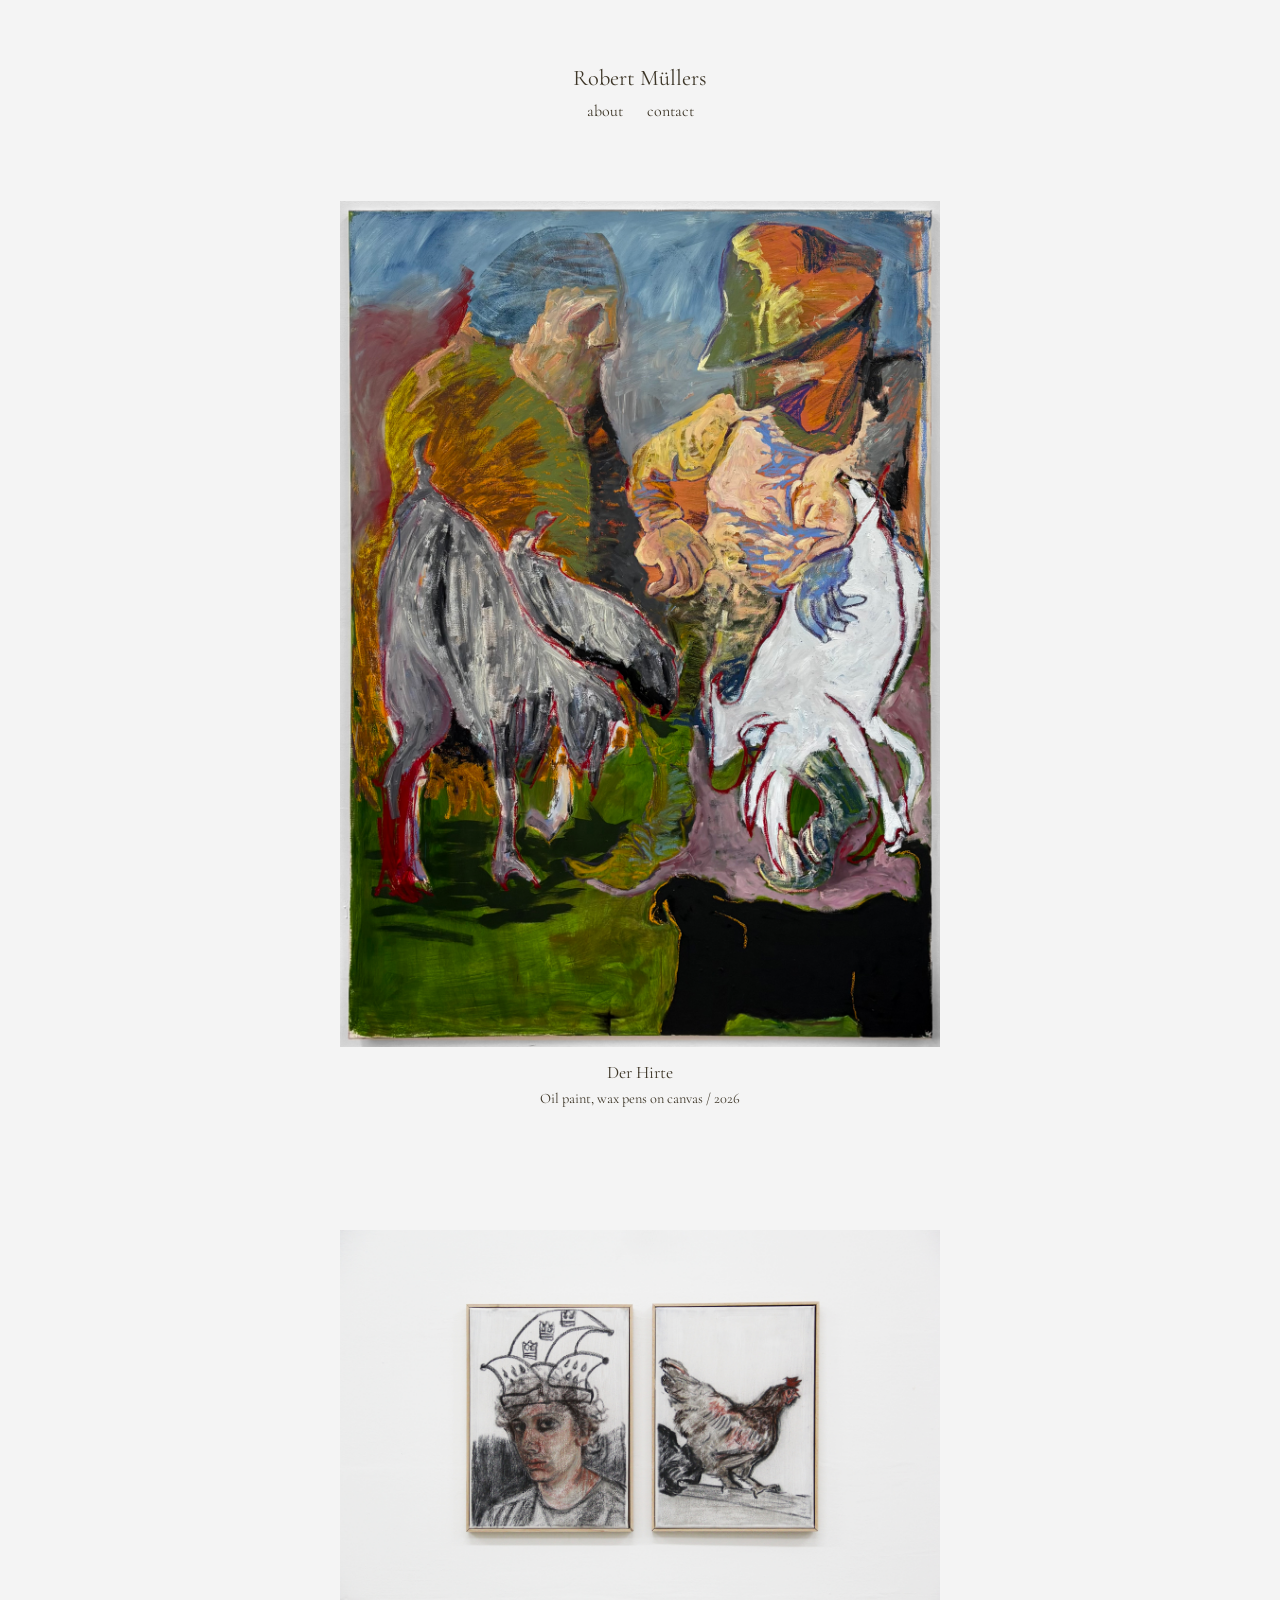
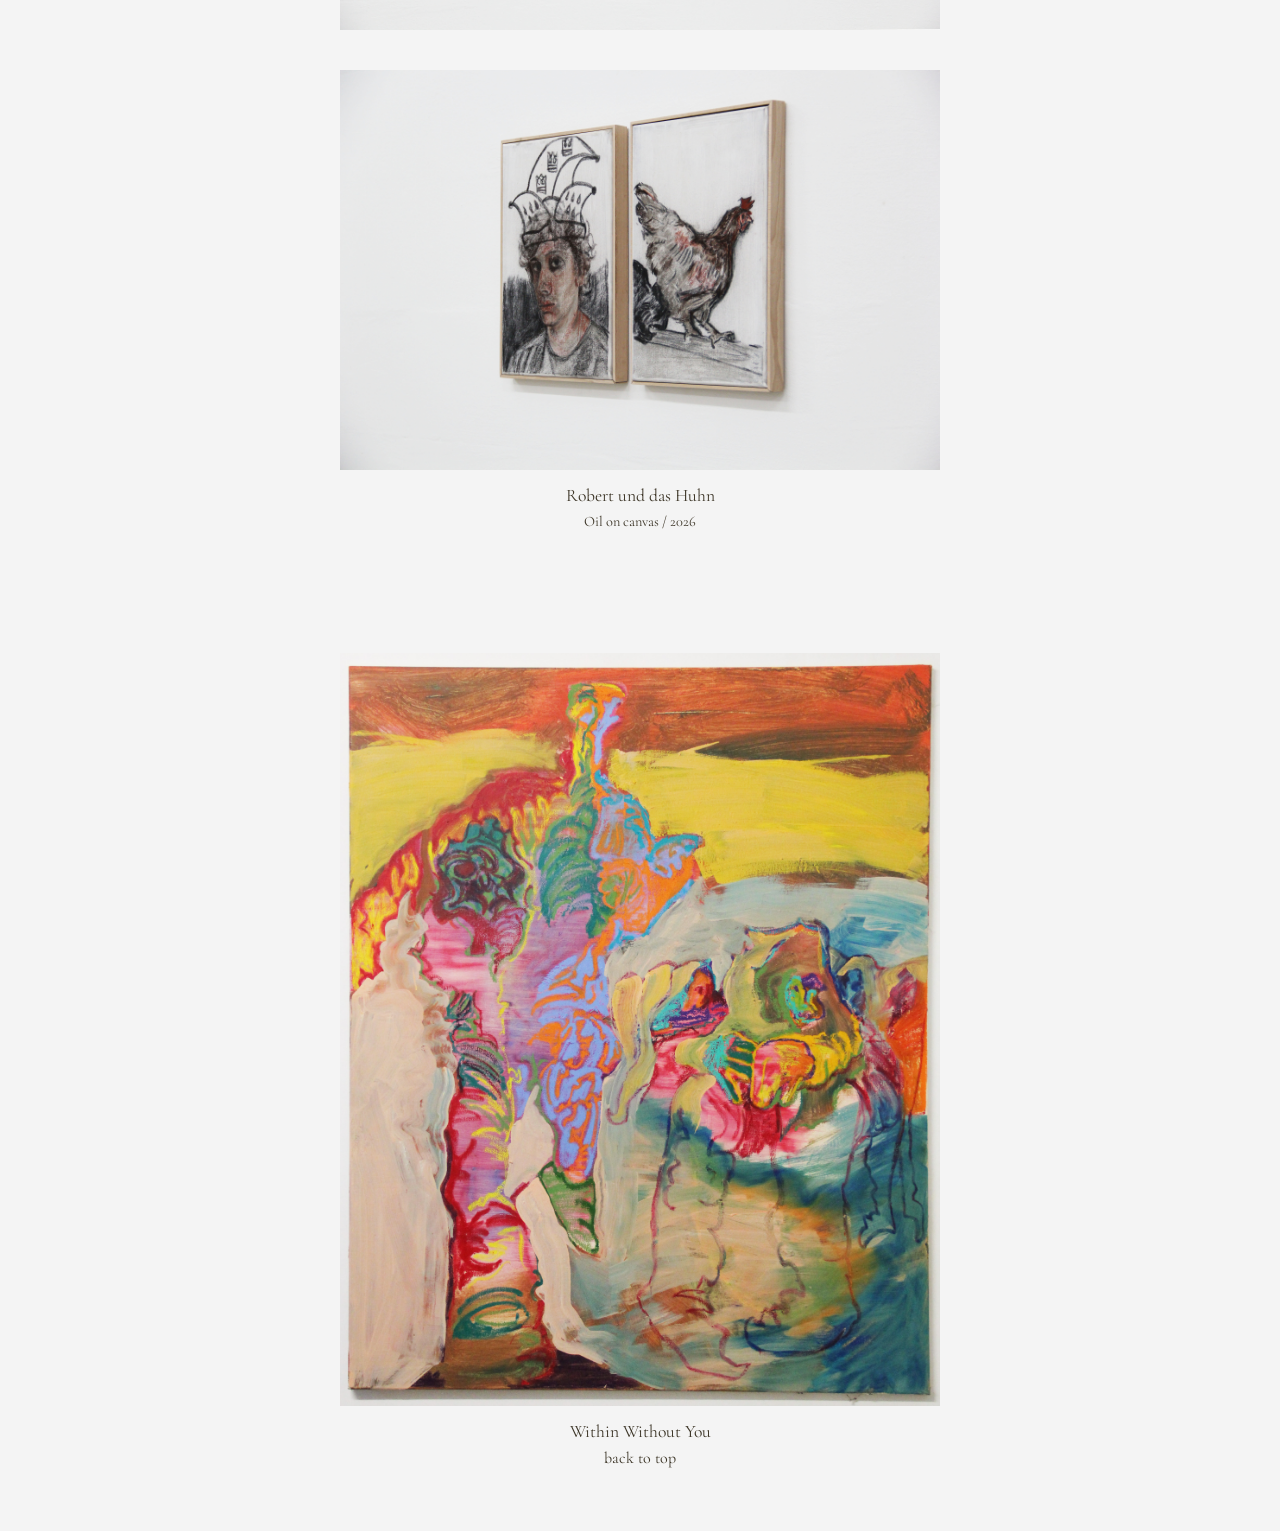
<file: index.html>
<!DOCTYPE html>
<html lang="de">
<head>
    <meta charset="UTF-8">
    <meta name="viewport" content="width=device-width, initial-scale=1.0">
    <title>Robert Müllers</title>

    <!-- Google Fonts Imports -->
    <link rel="preconnect" href="https://fonts.googleapis.com">
    <link rel="preconnect" href="https://fonts.gstatic.com" crossorigin>
    <link href="https://fonts.googleapis.com/css2?family=Cormorant+Garamond:ital,wght@0,300..700;1,300..700&display=swap" rel="stylesheet">

    <!-- CSS Stylesheet -->
    <link rel="stylesheet" href="robertportfolio.css">
    <meta name="description" content="Robert Müllers is a contemporary painter, based in Düsseldorf specializing in colourful, large-scale oil works.">
    <meta name="google-site-verification" content="kvtQ2MvNfnJ0jJ8ZuXRaov49cpadRkQCn6q10G521EY" />
</head>
<body id="top">

    <!-- Header & Nav -->
    <header>
        <h1>Robert Müllers</h1>
        <nav class="navbar">
            <ul>
                <li><a href="javascript:void(0)" id="about-link">about</a></li>
                <li><a href="javascript:void(0)" id="contact-link">contact</a></li>
            </ul>
        </nav>
    </header>

    <!-- Ausklappbarer About-Bereich -->
    <div id="about-section" class="about-collapse">
        <div class="about-content">
            <p>Robert Müllers is a contemporary painter, based in Düsseldorf specializing in colourful, large-scale oil works.</p>
        </div>
    </div>

    <!-- Ausklappbarer Contact-Bereich -->
    <div id="contact-section" class="about-collapse">
        <div class="about-content">
            <p>Robert(at)stippmilch.de<br>@Robert.muellers</p>
        </div>
    </div>

    <!-- Artwork Containers -->
    <main>
        <div class="Hirtenbild">
            <figure>
                <img src="Der Hirte_rand_final.png" alt="Der Hirte">
                <figcaption>
                    <div class="cap-title">Der Hirte</div>
                    <div class="cap-details">Oil paint, wax pens on canvas / 2026<div>
                </figcaption>
            </figure>
        </div>

        <!-- Prozess-Shot & Robert und das Huhn nah beieinander -->
        <div class="Huhn-Container">
            <figure>
                <img src="IMG_0001.JPG" alt="Process shot of painting">
            </figure>
            <figure>
                <img src="IMG_0003.JPG" alt="Robert und das Huhn">
                <figcaption>
                    <div class="cap-title">Robert und das Huhn</div>
                    <div class="cap-details">Oil on canvas / 2026</div>
                </figcaption>
            </figure>
        </div>

    <!-- Prozess-Shot & within without -->
        <div class="Huhn-Container">

            <figure>
             <img src="withinwithoutyou_cropped.png" alt="Within Without You">
                <figcaption>
                    <div class="cap-title">Within Without You</div>
                    <div class="Oil paint, oil crayons on canvas / 2026</div>
                </figcaption>
            </figure>
        </div>

                        

    <!-- Footer -->
    <footer>
        <p>&copy; 2026 Robert Müllers</p>
    </footer>

    <!-- Back to Top Link -->
    <a href="#top" class="back-to-top">back to top</a>

    <!-- JavaScript für das Ausklappen von "about" und "contact" -->
    <script>
        const aboutLink = document.getElementById('about-link');
        const aboutSection = document.getElementById('about-section');
        const contactLink = document.getElementById('contact-link');
        const contactSection = document.getElementById('contact-section');

        aboutLink.addEventListener('click', (e) => {
            e.preventDefault();
            contactSection.classList.remove('show'); // Schließt contact, falls offen
            aboutSection.classList.toggle('show');
        });

        contactLink.addEventListener('click', (e) => {
            e.preventDefault();
            aboutSection.classList.remove('show'); // Schließt about, falls offen
            contactSection.classList.toggle('show');
        });

        const backToTop = document.querySelector('.back-to-top');

        window.addEventListener('scroll', () => {
            if (window.pageYOffset > 400) {
                backToTop.style.opacity = "1";
                backToTop.style.pointerEvents = "auto";
            } else {
                backToTop.style.opacity = "0";
                backToTop.style.pointerEvents = "none";
            }
        });
    </script>

</body>
</html>
</file>
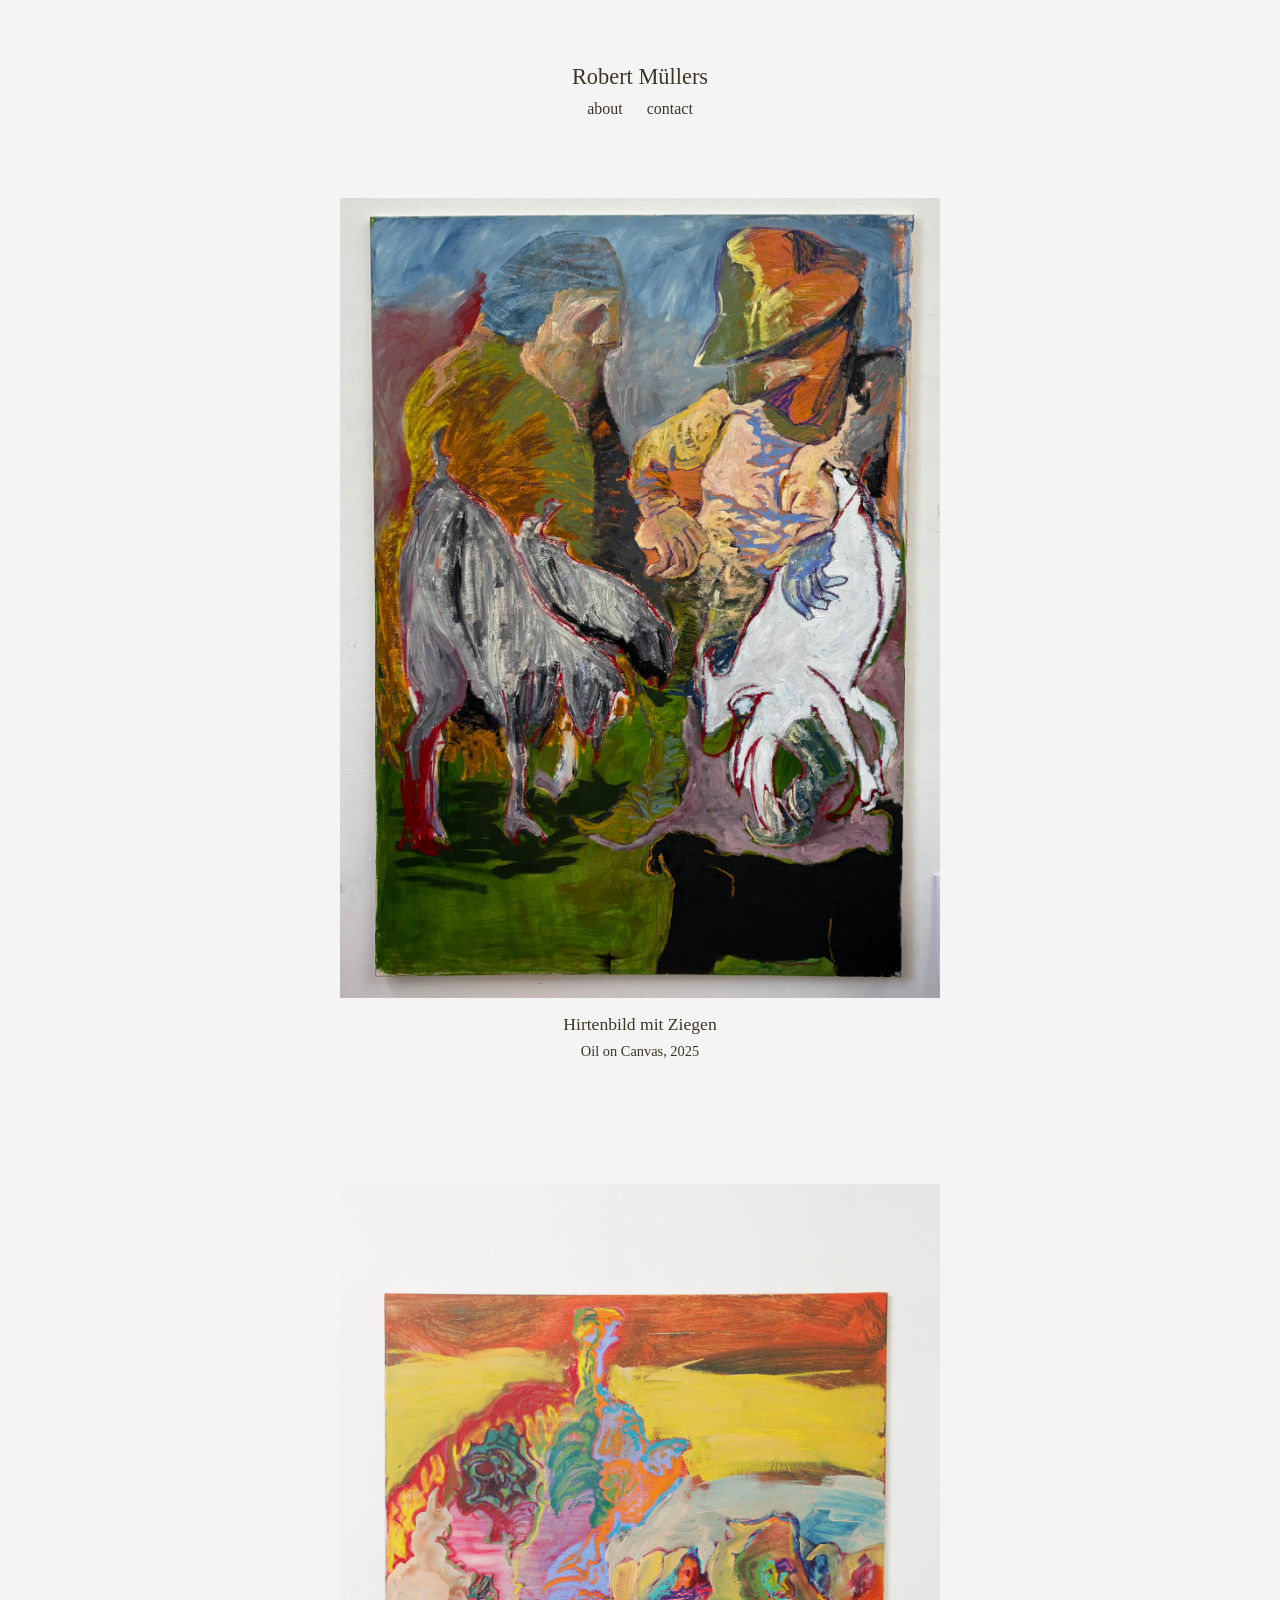
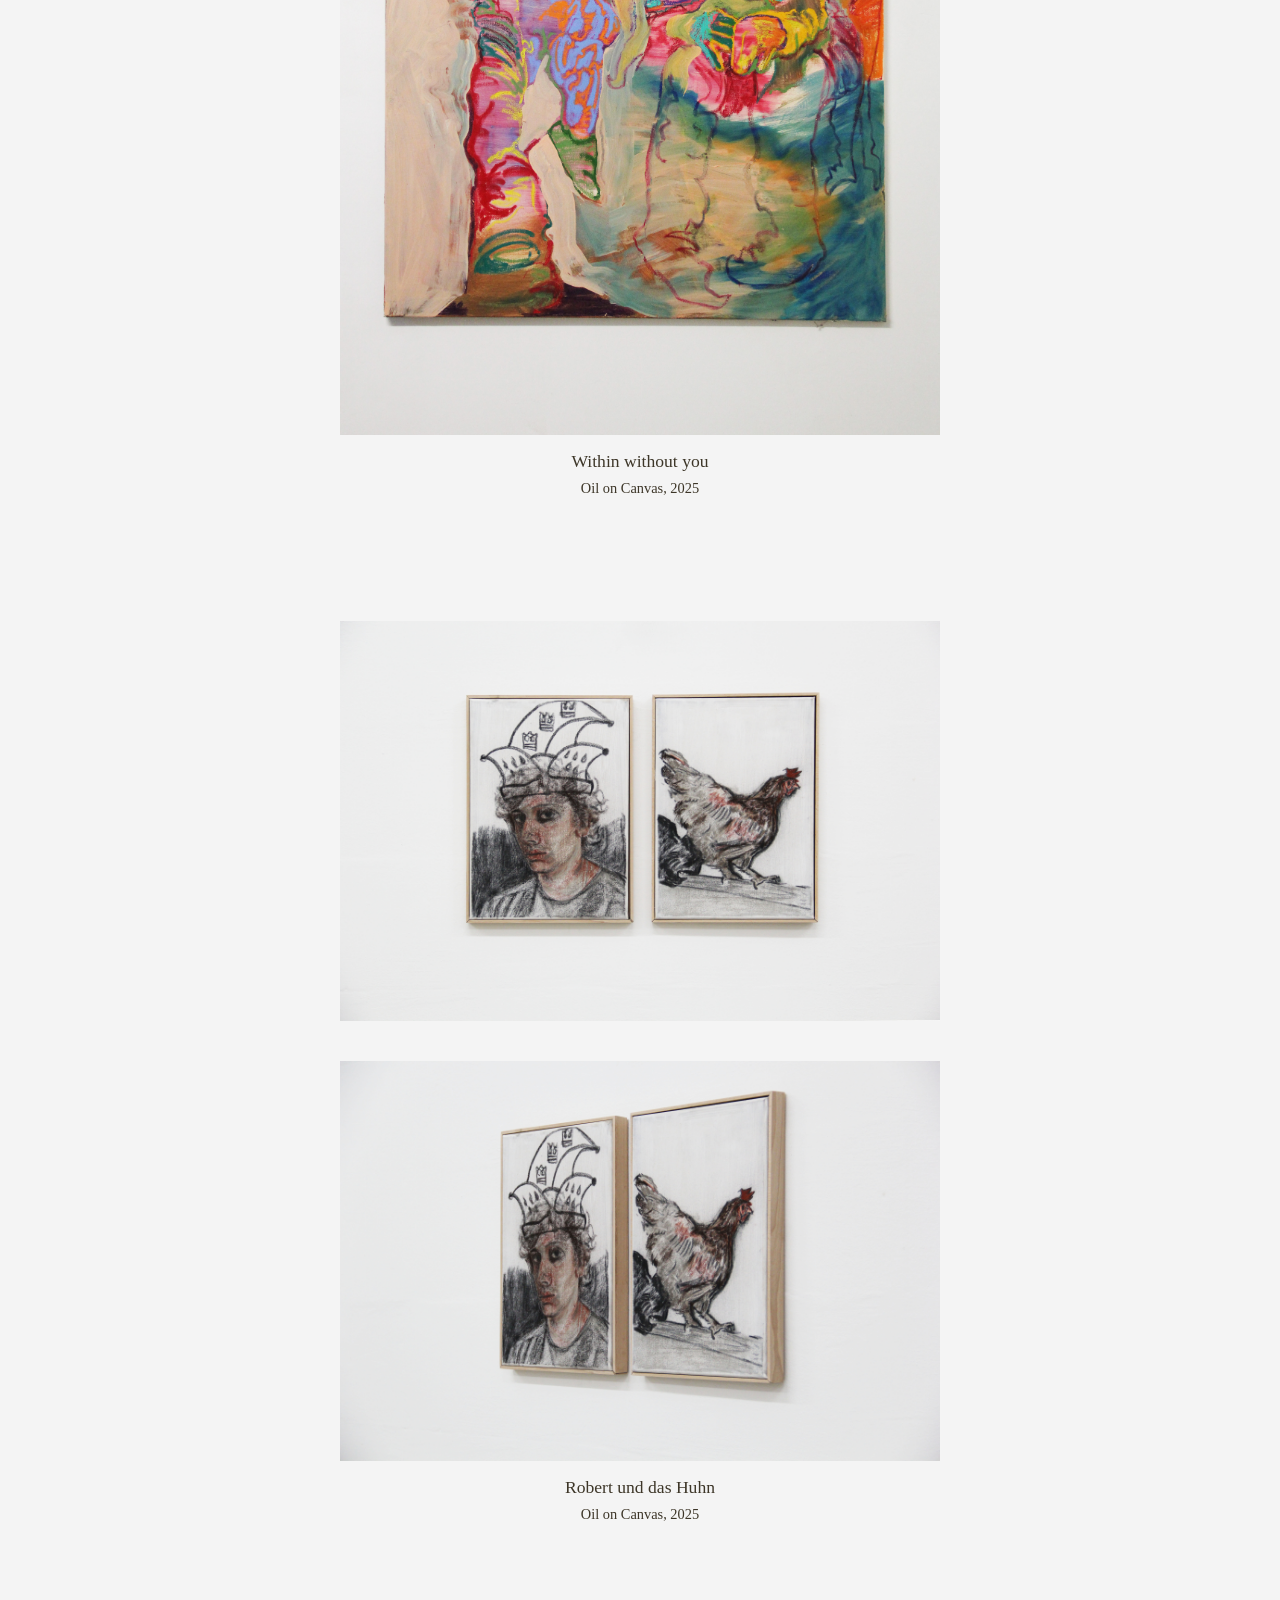
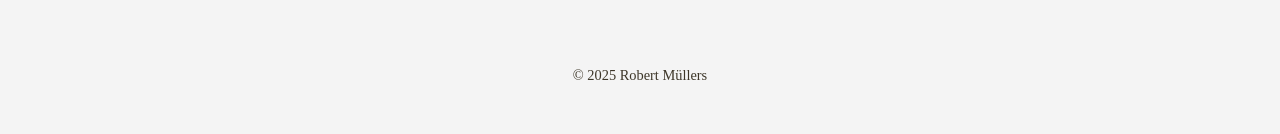
<file: robertportfolio.html>
<!DOCTYPE html>
<html lang="en">
<head>
    <meta charset="UTF-8">
    <meta name="viewport" content="width=device-width, initial-scale=1.0">
    <title>Robert Müllers | Portfolio</title>
    <link rel="stylesheet" href="robertportfolio.css">
    <meta name="description" content="Robert Müllers is a contemporary painter, based in Düsseldorf specializing in colourful, large-scale oil works.">
<meta name="google-site-verification" content="kvtQ2MvNfnJ0jJ8ZuXRaov49cpadRkQCn6q10G521EY" />
</head>
<body>

    <header>
        <h1>Robert Müllers</h1>
        <nav class="navbar">
            <ul>
        
               <li><a href="#" id="about-link">about</a></li>
                <li><a href="mailto:robert@stippmilch.de">contact</a></li>
            </ul>
        </nav>
    </header>



<div id="about-section" class="about-collapse">
    <div class="about-content">
        <p>Robert Müllers is a contemporary painter, based in Düsseldorf specializing in colourful, large-scale oil works.</p>
        
    </div>
</div>

    <a href="#top" class="back-to-top">back to top</a>

<main>
    <section class="project-item Hirtenbild">
        <figure>
            <img src="Der Hirte 140x210 cm.jpeg" alt="Oil painting of a shepherd with goats">
            <figcaption>
                <span class="cap-title">Hirtenbild mit Ziegen</span><br>
                <span class="cap-details">Oil on Canvas, 2025</span>
            </figcaption>
        </figure>
    </section>

    <section class="project-item within">
        <figure>
            <img src="withinwithoutyou.jpg" alt="Abstract oil painting titled Within Without You">
            <figcaption>
                <span class="cap-title">Within without you</span><br>
                <span class="cap-details">Oil on Canvas, 2025</span>
            </figcaption>
        </figure>
    </section>

    <section class="project-item Huhn-Container">
        <figure>
            <img src="IMG_0001.JPG" alt="Process shot of painting">
        </figure>
        <figure>
            <img src="IMG_0003.JPG" alt="Robert and a chicken oil painting">
            <figcaption>
                <span class="cap-title">Robert und das Huhn</span><br>
                <span class="cap-details">Oil on Canvas, 2025</span>
            </figcaption>
        </figure>
    </section>
</main>

    <footer>
        <p>&copy; 2025 Robert Müllers</p>
    </footer>

</body>
<script>
    const aboutLink = document.getElementById('about-link');
    const aboutSection = document.getElementById('about-section');

    aboutLink.addEventListener('click', (e) => {
        e.preventDefault(); // Stops the page from refreshing/jumping
        aboutSection.classList.toggle('show');
    });
</script>

<script>
    const backToTop = document.querySelector('.back-to-top');

    window.addEventListener('scroll', () => {
        // Show the link after scrolling down 400px
        if (window.pageYOffset > 400) {
            backToTop.style.opacity = "1";
            backToTop.style.pointerEvents = "auto";
        } else {
            backToTop.style.opacity = "0";
            backToTop.style.pointerEvents = "none";
        }
    });
</script>
</html>
</file>
<file: robertportfolio.css>
/* 1. Global Styles & Layout */
body {
    background-color: #f4f4f4;
    margin: 0;
    padding: 0;
    font-family: "Cormorant Garamond", Georgia, serif;
    text-align: center;
    color: rgb(61, 54, 40);
}

/* 2. Header & Navigation */
header {
    text-align: center;
    margin-top: 5%;
    margin-bottom: 20px;
    position: relative;
    z-index: 10;
}

h1 {
    margin: 0 0 10px 0;
    color: rgb(61, 54, 40);
    font-size: 1.4rem;
    font-weight: normal;
    font-family: "Cormorant Garamond", Georgia, serif;
}

.navbar ul {
    list-style-type: none;
    margin: 0;
    padding: 0;
    display: flex;
    justify-content: center;
    gap: 1.5rem;
}

.navbar li {
    display: inline-block;
}

.navbar a {
    font-family: "Cormorant Garamond", Georgia, serif;
    font-size: 1rem;
    color: rgb(61, 54, 40);
    text-decoration: none;
    cursor: pointer;
}

.navbar a:hover {
    text-decoration: underline;
}

/* 3. Ausklappbarer About-Bereich */
.about-collapse {
    max-height: 0;
    overflow: hidden;
    opacity: 0;
    background-color: #f4f4f4;
    transition: max-height 0.5s ease-in-out, opacity 0.5s ease;
}

.about-collapse.show {
    max-height: 200px;
    opacity: 1;
}

.about-content {
    padding: 1rem 5%;
    color: rgb(61, 54, 40);
    font-size: 0.95rem;
    text-align: center;
}

/* 4. Kunstwerke Container */
.project-item, 
.Huhn-Container, 
.Hirtenbild, 
.within {
    max-width: 600px;
    margin: 0 auto;
    padding: 20px;
    text-align: center;
}

figure {
    margin: 40px 0;
    text-align: center;
}

/* Verringerter Abstand zwischen Prozess-Foto und dem Huhn-Bild */
.Huhn-Container figure.tight-figure {
    margin: 10px 0;
}

figure img {
    width: 100%;
    height: auto;
    display: block;
    margin: 0 auto;
}

figcaption {
    margin-top: 12px;
    line-height: 1.6;
    text-align: center;
}

figcaption .cap-title {
    font-family: "Cormorant Garamond", Georgia, serif;
    font-size: 1.1rem;
    color: rgb(61, 54, 40);
}

figcaption .cap-details {
    font-family: "Cormorant Garamond", Georgia, serif;
    font-size: 0.9rem;
    color: rgb(61, 54, 40);
}

/* 5. Footer */
footer {
    margin: 80px 0 50px 0;
    color: rgb(61, 54, 40);
    font-size: 0.9rem;
    text-align: center;
} 

/* Smooth Scroll & Back to Top Button */
html {
    scroll-behavior: smooth;
}

.back-to-top {
    position: fixed;
    bottom: 30px;
    right: 30px;
    font-family: "Cormorant Garamond", Georgia, serif;
    text-decoration: none;
    color: rgb(61, 54, 40);
    background-color: rgba(244, 244, 244, 0.9);
    padding: 6px 12px;
    font-size: 0.9rem;
    border: 1px solid #ddd;
    z-index: 2000;
    transition: opacity 0.3s ease;
    opacity: 0;
    pointer-events: none;
}

.back-to-top:hover {
    color: #000;
    border-color: #bbb;
}
</file>
